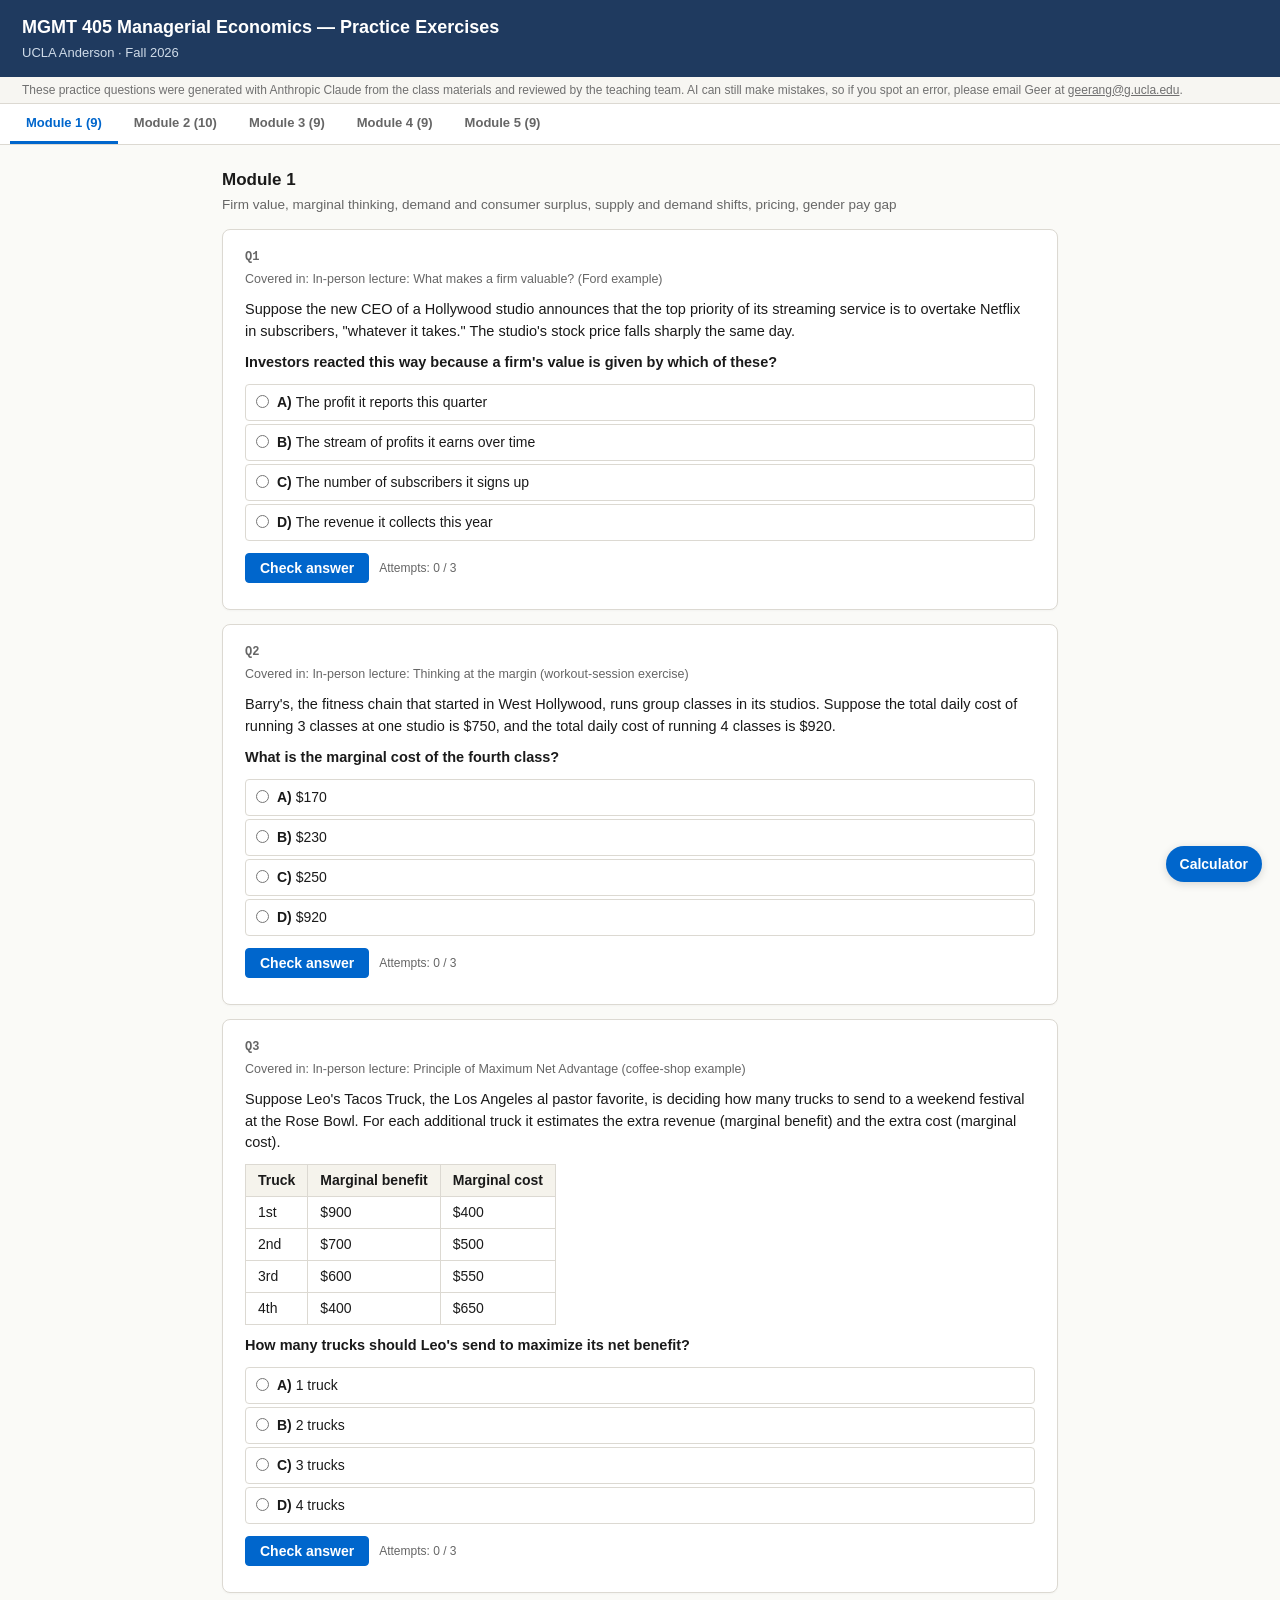
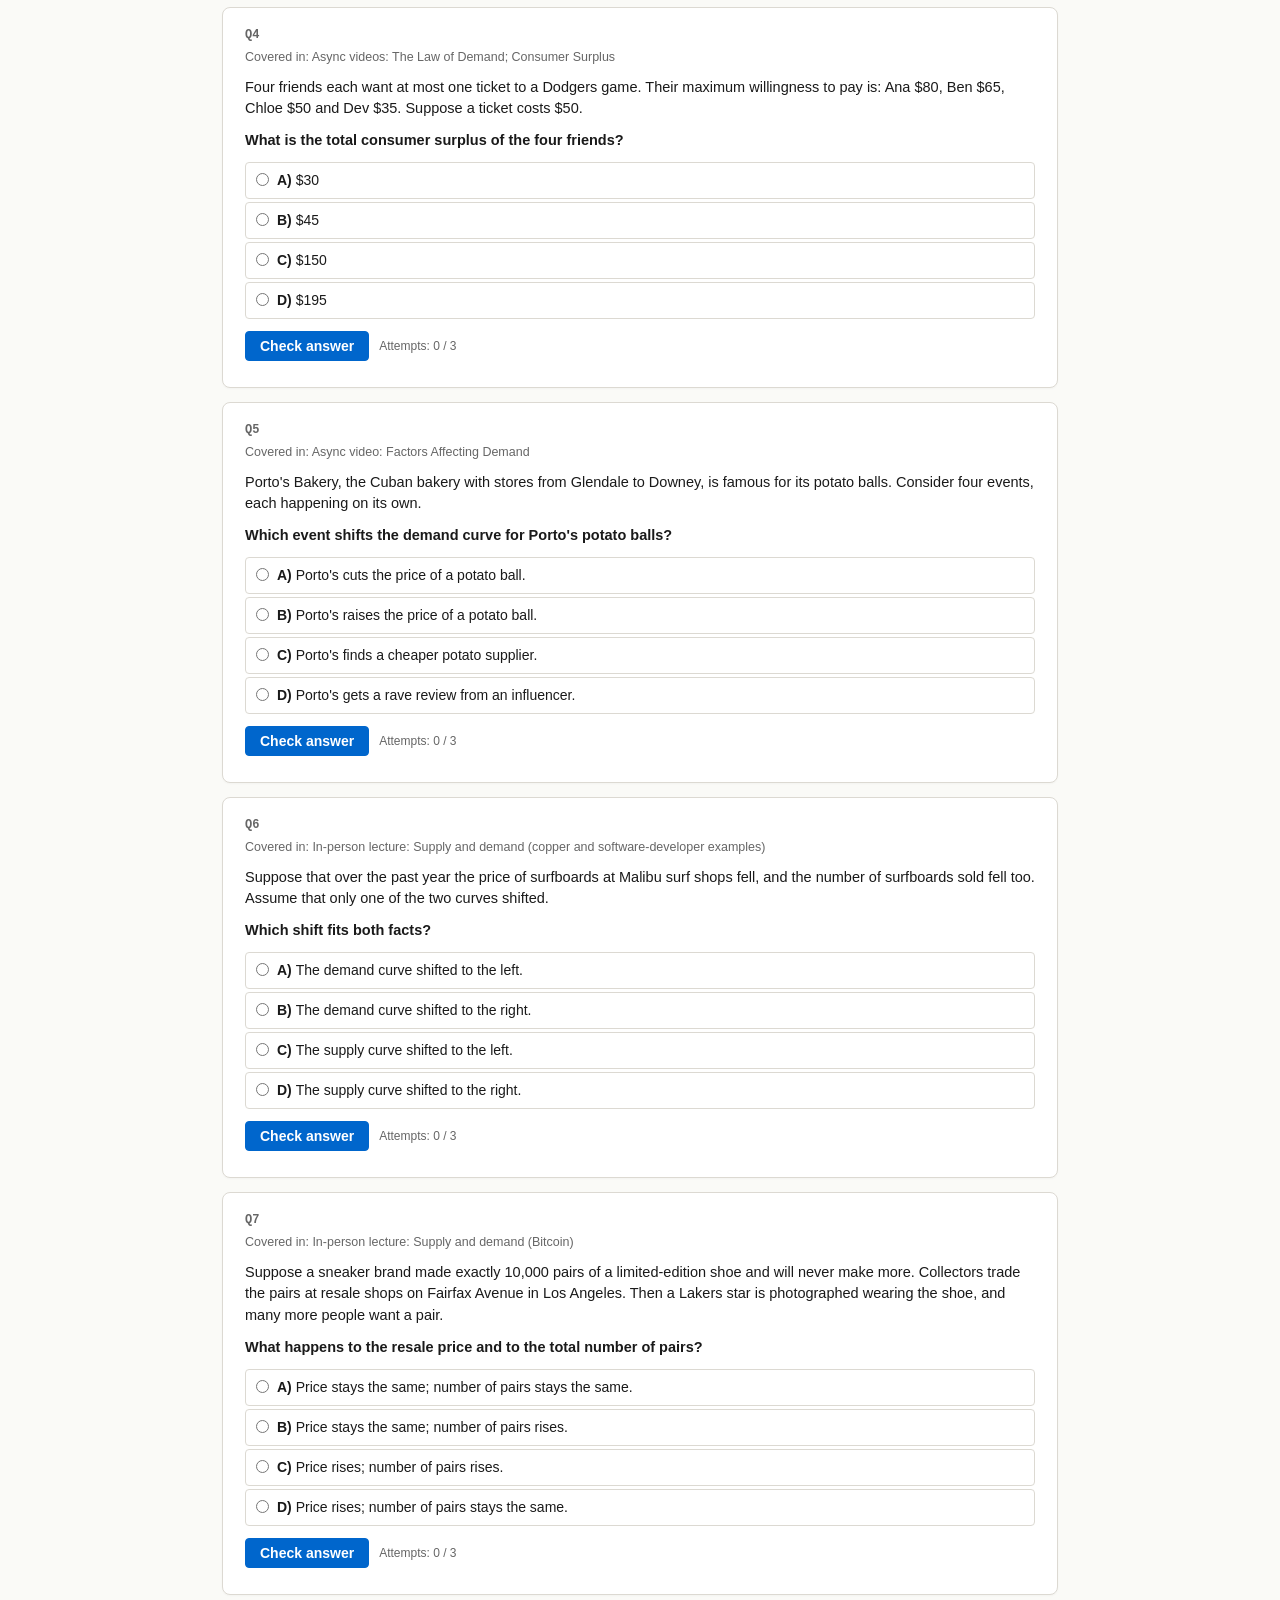
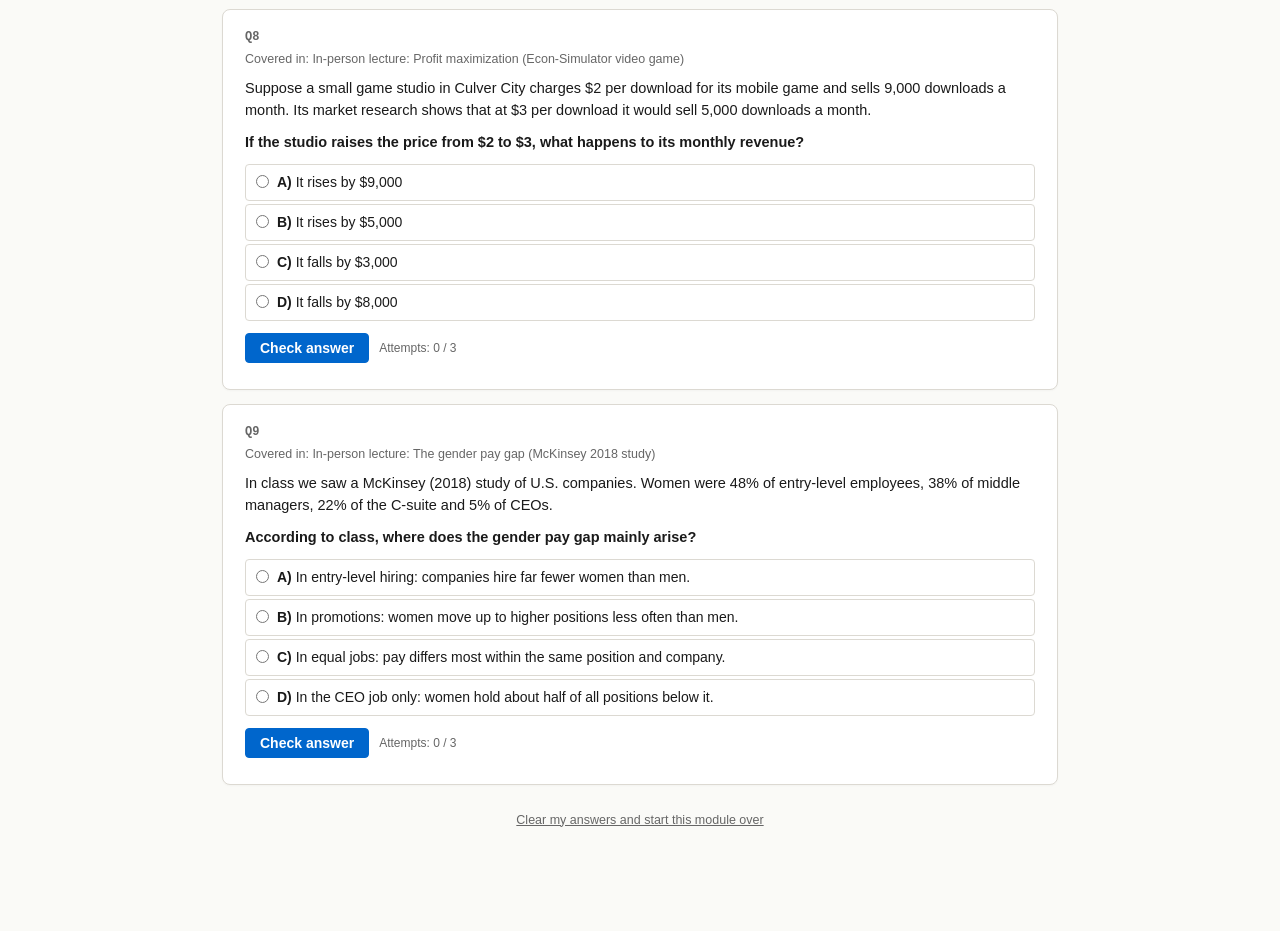
<file: index.html>
<!doctype html>
<html lang="en">
<head>
<meta charset="utf-8">
<meta name="viewport" content="width=device-width, initial-scale=1">
<meta name="robots" content="noindex">
<title>MGMT 405 — Practice Exercises</title>
<link rel="stylesheet" href="assets/style.css">
</head>
<body>

<header>
  <h1>MGMT 405 Managerial Economics — Practice Exercises</h1>
  <div class="sub">UCLA Anderson · Fall 2026</div>
</header>

<!-- AI-generation disclosure: deliberately low-key (Ricardo's template, reworded 2026-11-03; "reviewed by the teaching team" = Geer's full read-through) -->
<p class="disclosure">These practice questions were generated with Anthropic Claude from the class materials and reviewed by the teaching team. AI can still make mistakes, so if you spot an error, please email Geer at <a href="mailto:geerang@g.ucla.edu">geerang@g.ucla.edu</a>.</p>

<!-- Shown only when localStorage is unavailable (private window, blocked embed, ...) -->
<div class="banner" id="storage-banner" hidden>Progress can't be saved in this browser or embed — open the page directly to keep your progress.</div>

<nav class="modnav" id="modnav" aria-label="Modules"></nav>

<main id="main"></main>

<!-- Floating calculator -->
<button class="calc-toggle" id="calctoggle" type="button" aria-controls="calc">Calculator</button>
<div class="calc" id="calc" role="dialog" aria-label="Calculator">
  <div class="display" id="calcdisp">0</div>
  <div class="keys">
    <button type="button" class="fn" data-act="clear">C</button>
    <button type="button" class="fn" data-act="back">⌫</button>
    <button type="button" class="fn" data-key="(">(</button>
    <button type="button" class="fn" data-key=")">)</button>
    <button type="button" class="op" data-key="/">÷</button>
    <button type="button" data-key="7">7</button>
    <button type="button" data-key="8">8</button>
    <button type="button" data-key="9">9</button>
    <button type="button" class="op" data-key="*">×</button>
    <button type="button" class="fn" data-act="sqrt">√</button>
    <button type="button" data-key="4">4</button>
    <button type="button" data-key="5">5</button>
    <button type="button" data-key="6">6</button>
    <button type="button" class="op" data-key="-">−</button>
    <button type="button" class="fn" data-key="**">x^y</button>
    <button type="button" data-key="1">1</button>
    <button type="button" data-key="2">2</button>
    <button type="button" data-key="3">3</button>
    <button type="button" class="op" data-key="+">+</button>
    <button type="button" class="fn" data-key=".">.</button>
    <button type="button" data-key="0">0</button>
    <button type="button" data-key="00">00</button>
    <button type="button" class="eq" data-act="eq">=</button>
  </div>
</div>

<!-- App, then one data file per module (data-module = the module id it registers) -->
<script src="assets/figures.js"></script>
<script src="assets/app.js"></script>
<script src="data/module1.js" data-module="m1"></script>
<script src="data/module2.js" data-module="m2"></script>
<script src="data/module3.js" data-module="m3"></script>
<script src="data/module4.js" data-module="m4"></script>
<script src="data/module5.js" data-module="m5"></script>
</body>
</html>
</file>
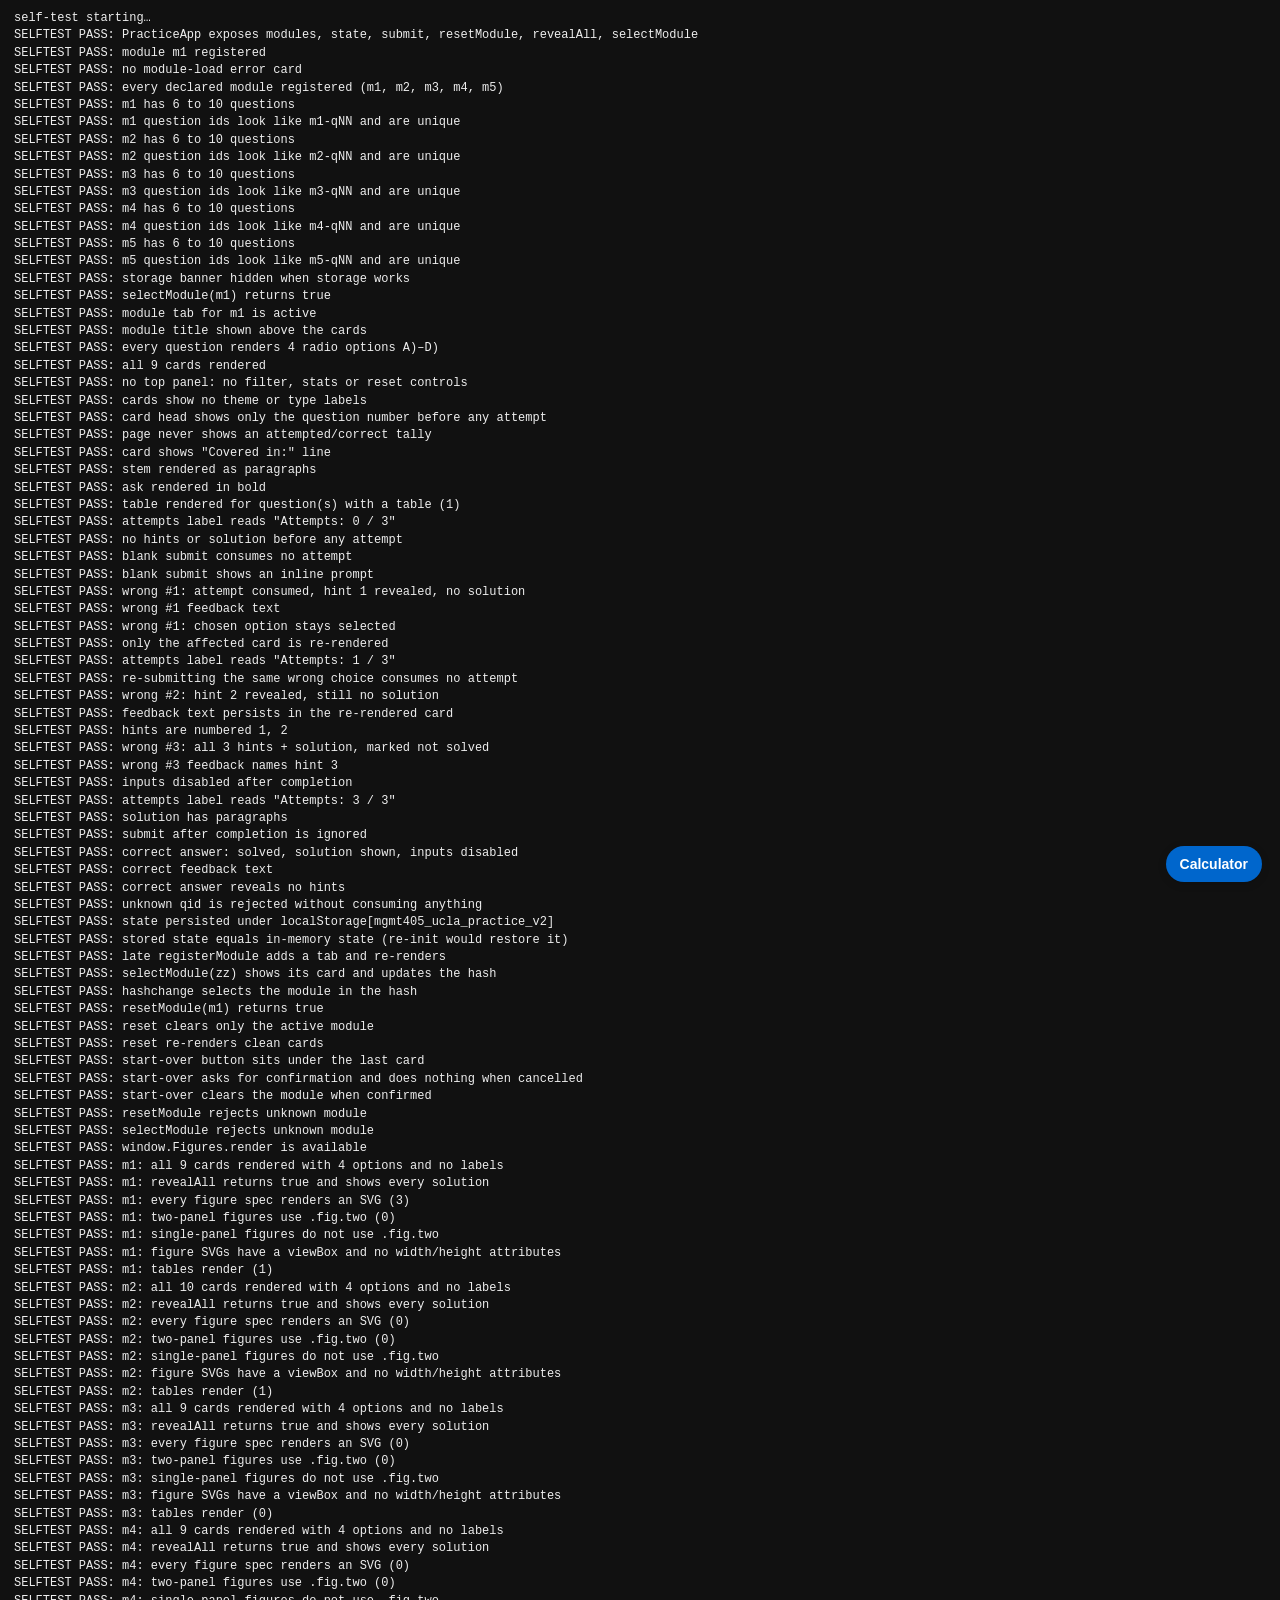
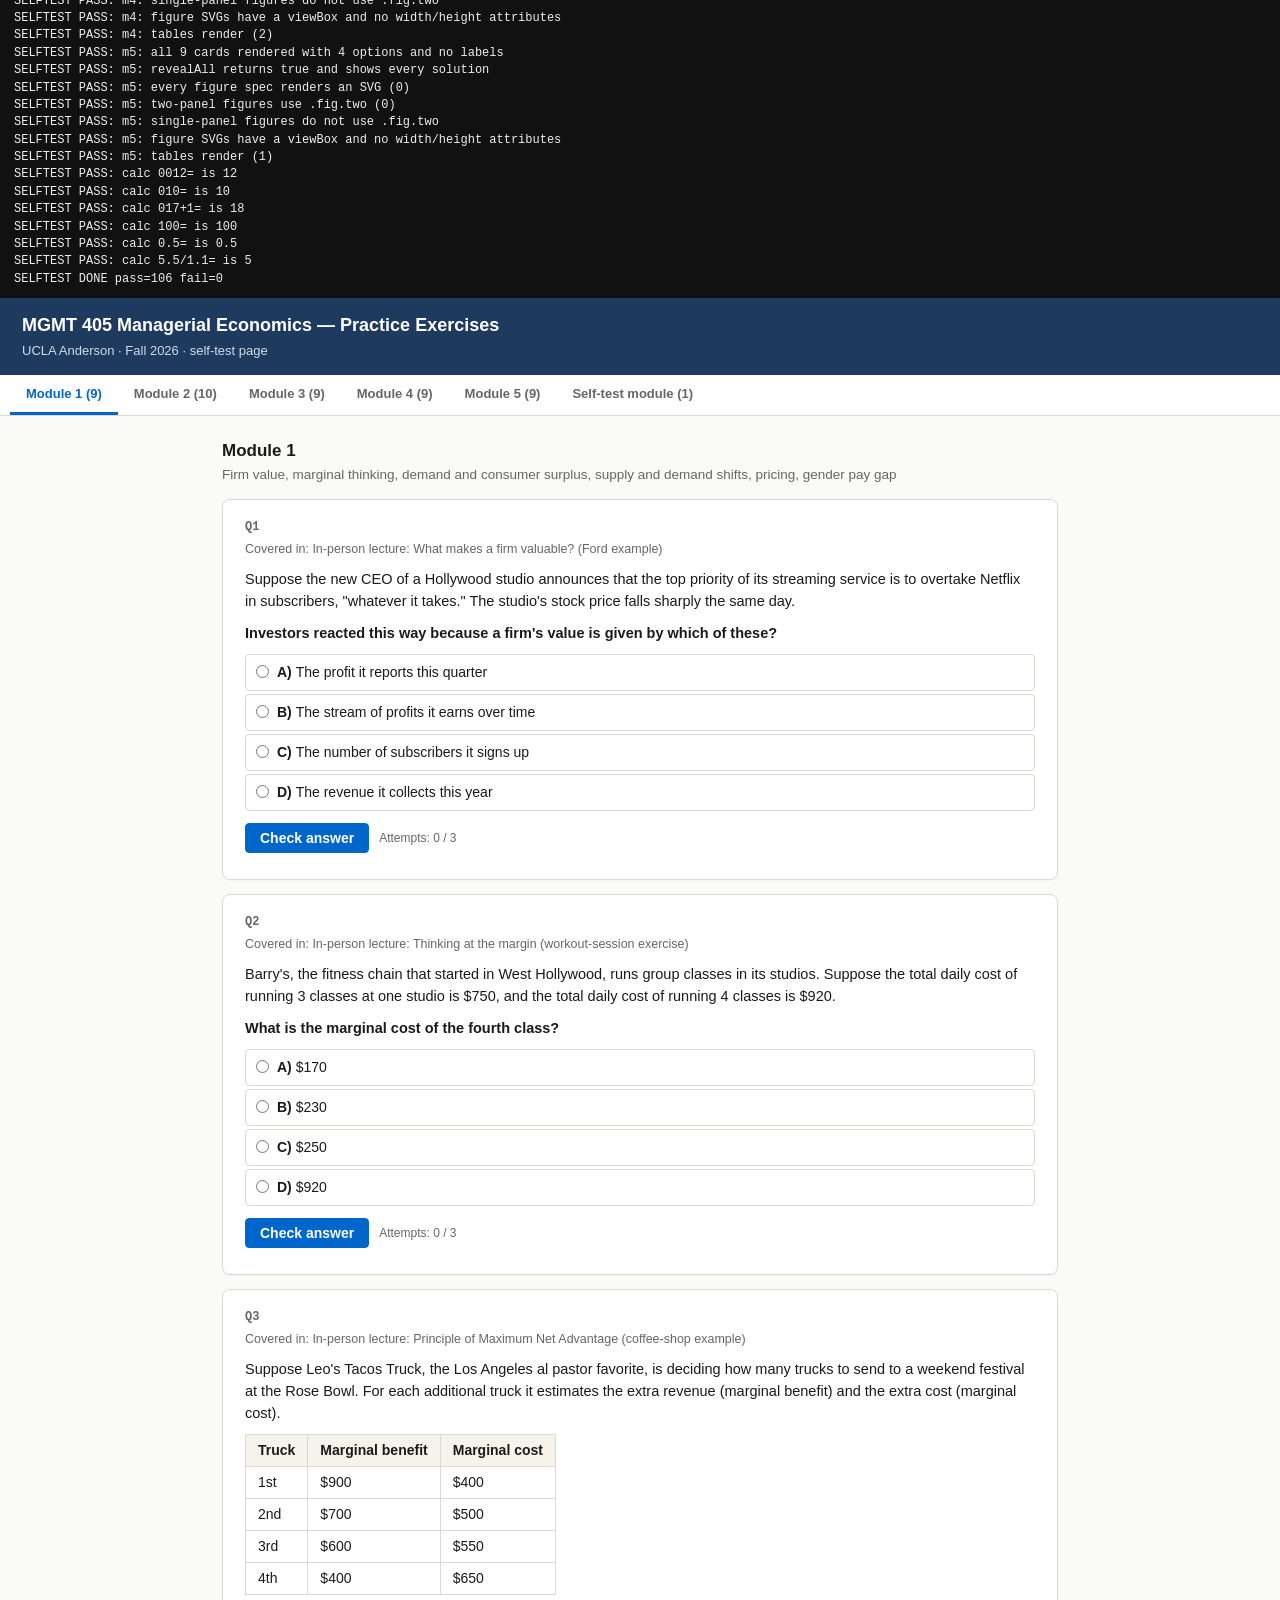
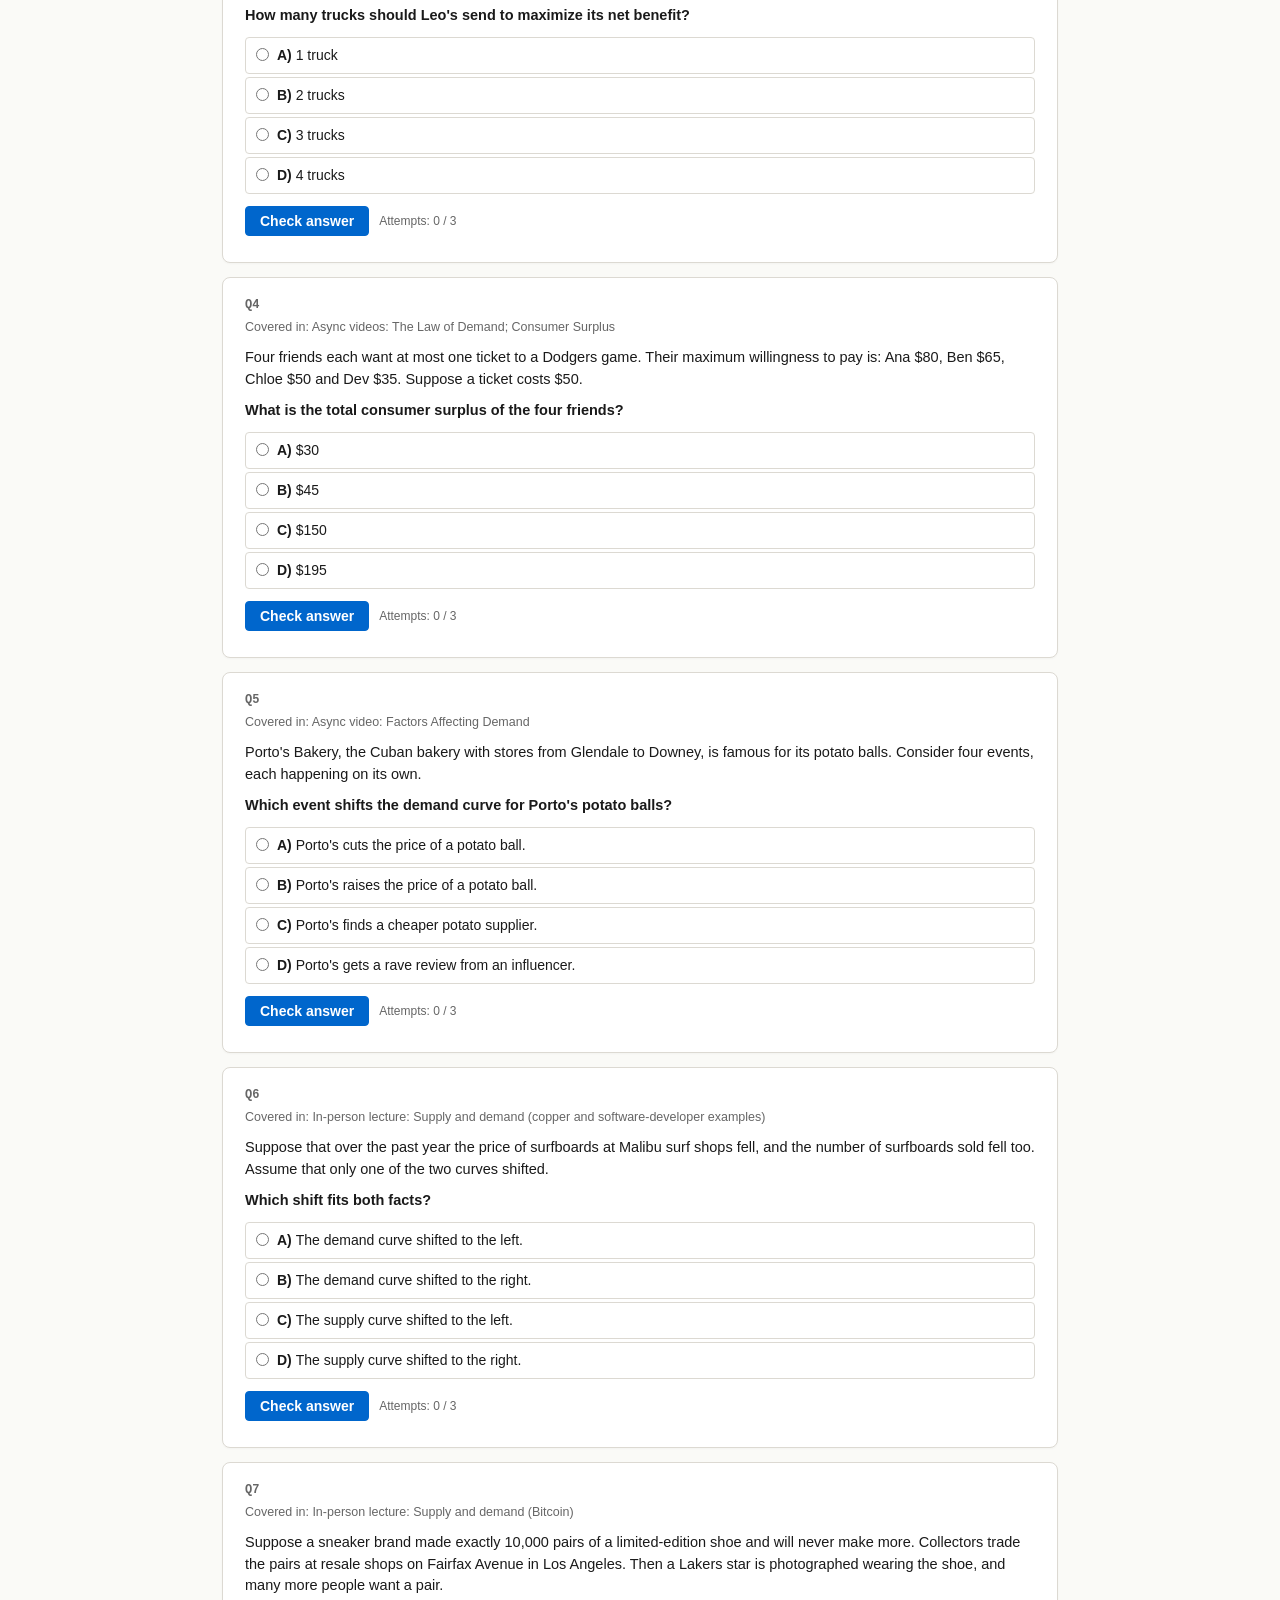
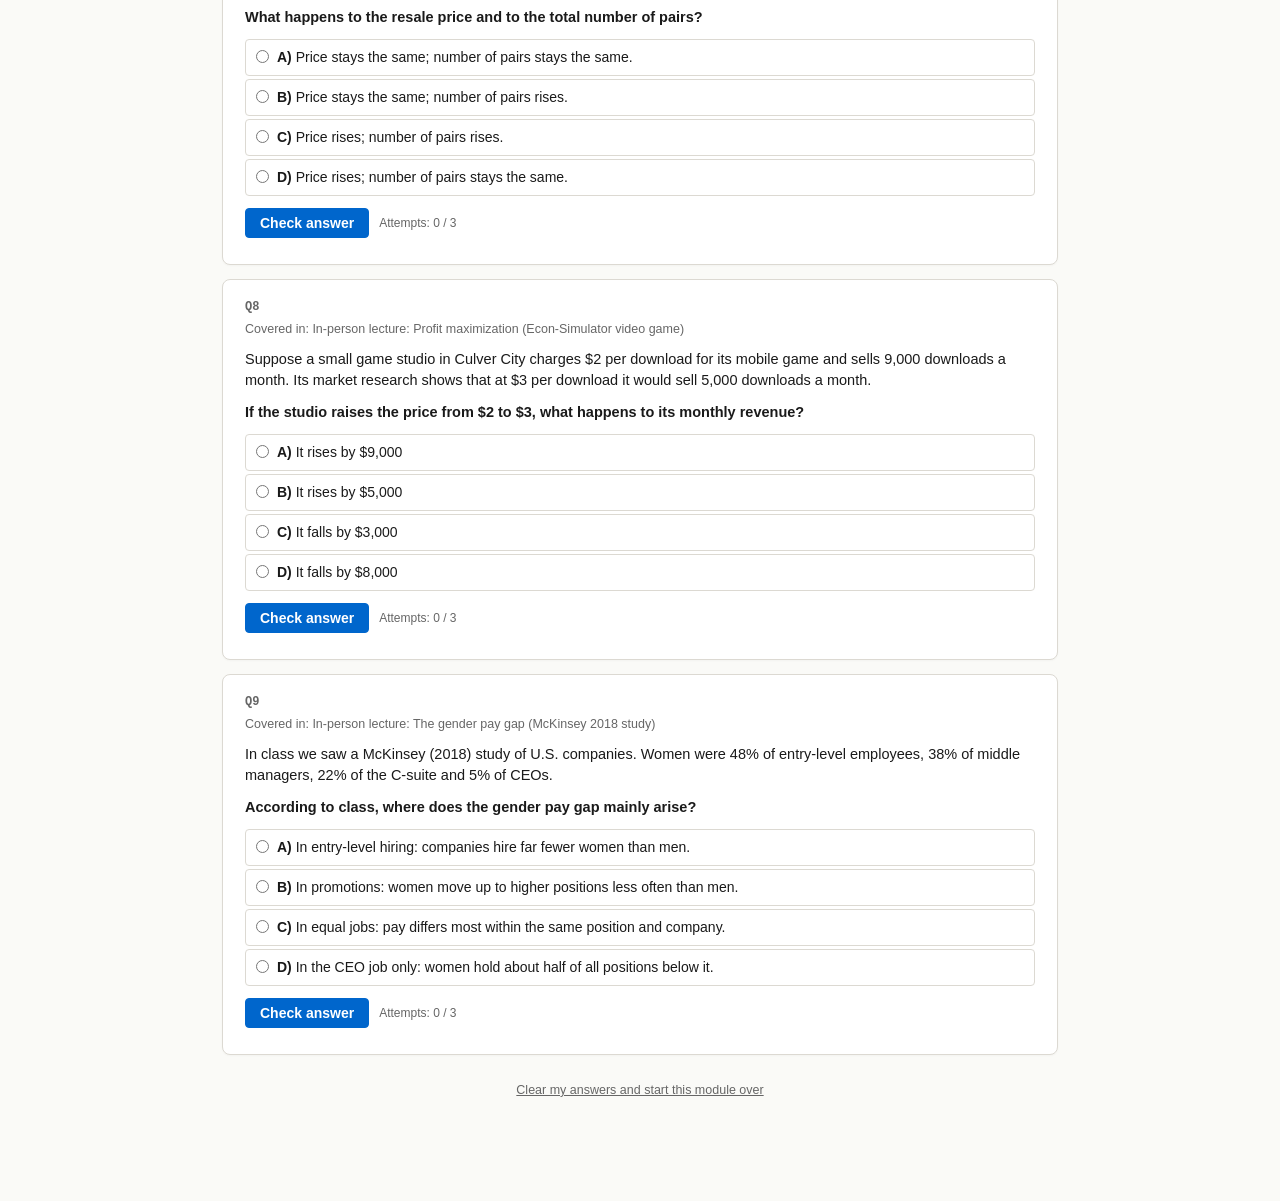
<file: tools/selftest.html>
<!doctype html>
<html lang="en">
<head>
<meta charset="utf-8">
<meta name="viewport" content="width=device-width, initial-scale=1">
<meta name="robots" content="noindex">
<title>MGMT 405 practice — self-test</title>
<link rel="stylesheet" href="../assets/style.css">
<style>
  #selftest { background:#111; color:#eee; font:12px/1.45 ui-monospace,Menlo,Consolas,monospace; padding:10px 14px; margin:0; white-space:pre-wrap; }
</style>
</head>
<body>
<!--
  In-page checks of the practice app, run through window.PracticeApp and the DOM.
  Output: one line per check in <pre id="selftest"> ("… PASS: name" / "… FAIL: name — detail"), then a final
  "… DONE pass=n fail=m" line. The token strings are concatenated in the script below so that grepping a
  --dump-dom of this page matches only real output lines, not the source.
  Flags: ?reveal=1 → skip the checks, just call revealAll() (for screenshots);
         ?reveal=1&module=m3 → same for another module;
         ?nostorage=1 → make window.localStorage throw before the app loads, then check the banner + mechanics.
  The page saves any existing progress before testing and restores it afterwards.
-->
<pre id="selftest">self-test starting…
</pre>

<header>
  <h1>MGMT 405 Managerial Economics — Practice Exercises</h1>
  <div class="sub">UCLA Anderson · Fall 2026 · self-test page</div>
</header>
<div class="banner" id="storage-banner" hidden>Progress can't be saved in this browser or embed — open the page directly to keep your progress.</div>
<nav class="modnav" id="modnav" aria-label="Modules"></nav>
<main id="main"></main>

<script>
// Runs BEFORE the app: snapshot real progress so it can be restored, and honour ?nostorage=1.
(function () {
  var KEY = 'mgmt405_ucla_practice_v2';
  var params = new URLSearchParams(location.search);
  window.__selftest = { key: KEY, params: params, snapshot: null, hadStorage: false };
  try { window.__selftest.snapshot = window.localStorage.getItem(KEY); window.__selftest.hadStorage = true; } catch (_) {}
  if (params.get('nostorage') === '1') {
    Object.defineProperty(window, 'localStorage', {
      configurable: true,
      get: function () { throw new Error('localStorage blocked by selftest'); }
    });
  }
})();
</script>
<button class="calc-toggle" id="calctoggle" type="button" aria-controls="calc">Calculator</button>
<div class="calc" id="calc" role="dialog" aria-label="Calculator">
  <div class="display" id="calcdisp">0</div>
  <div class="keys">
    <button type="button" class="fn" data-act="clear">C</button>
    <button type="button" class="fn" data-act="back">⌫</button>
    <button type="button" class="fn" data-key="(">(</button>
    <button type="button" class="fn" data-key=")">)</button>
    <button type="button" class="op" data-key="/">÷</button>
    <button type="button" data-key="7">7</button>
    <button type="button" data-key="8">8</button>
    <button type="button" data-key="9">9</button>
    <button type="button" class="op" data-key="*">×</button>
    <button type="button" class="fn" data-act="sqrt">√</button>
    <button type="button" data-key="4">4</button>
    <button type="button" data-key="5">5</button>
    <button type="button" data-key="6">6</button>
    <button type="button" class="op" data-key="-">−</button>
    <button type="button" class="fn" data-key="**">x^y</button>
    <button type="button" data-key="1">1</button>
    <button type="button" data-key="2">2</button>
    <button type="button" data-key="3">3</button>
    <button type="button" class="op" data-key="+">+</button>
    <button type="button" class="fn" data-key=".">.</button>
    <button type="button" data-key="0">0</button>
    <button type="button" data-key="00">00</button>
    <button type="button" class="eq" data-act="eq">=</button>
  </div>
</div>
<script src="../assets/figures.js"></script>
<script src="../assets/app.js"></script>
<script src="../data/module1.js" data-module="m1"></script>
<script src="../data/module2.js" data-module="m2"></script>
<script src="../data/module3.js" data-module="m3"></script>
<script src="../data/module4.js" data-module="m4"></script>
<script src="../data/module5.js" data-module="m5"></script>

<script>
(function () {
  var out = document.getElementById('selftest');
  var T = window.__selftest;
  var params = T.params;
  var nostorage = params.get('nostorage') === '1';
  var pass = 0, fail = 0;
  var TAG = 'SELF' + 'TEST';   // concatenated so the source never contains the output tokens

  function log(line) { out.textContent += line + '\n'; }
  function check(name, cond, detail) {
    if (cond) { pass++; log(TAG + ' PASS: ' + name); }
    else { fail++; log(TAG + ' FAIL: ' + name + (detail ? ' — ' + detail : '')); }
  }
  function $(sel, root) { return (root || document).querySelector(sel); }
  function $$(sel, root) { return Array.prototype.slice.call((root || document).querySelectorAll(sel)); }
  function card(qid) { return $('.q[data-qid="' + qid + '"]'); }
  function text(node) { return node ? node.textContent.replace(/\s+/g, ' ').trim() : ''; }
  function wrongIndex(q) { return (q.correct_index + 1) % q.choices.length; }

  function restoreStorage() {
    if (nostorage || !T.hadStorage) return;
    try {
      if (T.snapshot === null) window.localStorage.removeItem(T.key);
      else window.localStorage.setItem(T.key, T.snapshot);
    } catch (_) {}
  }
  function finish() {
    restoreStorage();
    log(TAG + ' DONE pass=' + pass + ' fail=' + fail);
    document.title = (fail ? 'FAIL — ' : 'PASS — ') + document.title;
  }

  function run() {
    var App = window.PracticeApp;
    var api = ['modules', 'state', 'submit', 'resetModule', 'revealAll', 'selectModule'];
    check('PracticeApp exposes ' + api.join(', '), !!App && api.every(function (k) { return typeof App[k] === 'function'; }));
    if (!App) return;

    var mods = App.modules();
    var m1 = null;
    mods.forEach(function (m) { if (m.id === 'm1') m1 = m; });
    check('module m1 registered', !!m1, 'registered: ' + mods.map(function (m) { return m.id; }).join(','));
    check('no module-load error card', !$('.module-error'), text($('.module-error')));
    if (!m1) return;
    var N = m1.questions.length;

    // ?reveal=1 → screenshots mode
    if (params.get('reveal') === '1') {
      var want = params.get('module') || 'm1', shown = null;
      mods.forEach(function (m) { if (m.id === want) shown = m; });
      check('module ' + want + ' is registered', !!shown);
      if (!shown) return;
      App.selectModule(want); App.revealAll();
      check('revealAll shows every solution', $$('.q[data-qid] .solution').length === shown.questions.length);
      return;
    }

    // Every module declared by a <script data-module> tag registered, with 6–10 questions and well-formed ids
    var declared = $$('script[data-module]').map(function (sc) { return sc.getAttribute('data-module'); });
    check('every declared module registered (' + declared.join(', ') + ')', declared.every(function (id) { return mods.some(function (m) { return m.id === id; }); }),
      'registered: ' + mods.map(function (m) { return m.id; }).join(','));
    mods.forEach(function (m) {
      var n = m.questions.length;
      check(m.id + ' has 6 to 10 questions', n >= 6 && n <= 10, 'got ' + n);
      check(m.id + ' question ids look like ' + m.id + '-qNN and are unique', m.questions.every(function (q, i) {
        return new RegExp('^' + m.id + '-q\\d{2}$').test(q.id) && m.questions.findIndex(function (o) { return o.id === q.id; }) === i;
      }));
    });

    // Storage probe / banner
    var banner = $('#storage-banner');
    if (nostorage) {
      var threw = false; try { void window.localStorage; } catch (_) { threw = true; }
      check('localStorage access throws under ?nostorage=1', threw);
      check('storage banner shown when storage is blocked', !!banner && !banner.hidden && /Progress can't be saved/.test(text(banner)));
    } else {
      check('storage banner hidden when storage works', !!banner && banner.hidden);
    }

    // Clean start
    check('selectModule(m1) returns true', App.selectModule('m1') === true);
    App.resetModule('m1');
    var activeTab = $('#modnav button.active');
    check('module tab for m1 is active', !!activeTab && activeTab.dataset.mid === 'm1');
    check('module title shown above the cards', text($('.modtitle h2')) === String(m1.title));

    // Every question rendered with 4 radio options labelled A)–D)
    var badOpts = m1.questions.filter(function (q) {
      var c = card(q.id); if (!c) return true;
      var radios = $$('.choices input[type="radio"]', c), labels = $$('.choices label', c);
      if (radios.length !== 4 || labels.length !== 4) return true;
      return !['A)', 'B)', 'C)', 'D)'].every(function (L, i) { return text(labels[i]).indexOf(L) === 0; });
    });
    check('every question renders 4 radio options A)–D)', badOpts.length === 0, 'bad: ' + badOpts.map(function (q) { return q.id; }).join(','));
    check('all ' + N + ' cards rendered', $$('.q[data-qid]').length === N, 'got ' + $$('.q[data-qid]').length);

    var q1 = m1.questions[0], q2 = m1.questions[1], q3 = m1.questions[2];
    var c1 = card(q1.id);
    check('no top panel: no filter, stats or reset controls', !$('.controls') && !$('#typefilter') && !$('#progress') && !$('#correct') && !$('.stats'));
    check('cards show no theme or type labels', $$('.qtag').length === 0 && $$('.qkind').length === 0 &&
      m1.questions.every(function (q) { return text($('.qhead', card(q.id))).indexOf(String(q.theme)) < 0; }));
    check('card head shows only the question number before any attempt', text($('.qhead', c1)) === 'Q1', text($('.qhead', c1)));
    check('page never shows an attempted/correct tally', !/\battempted\b/.test(text($('#main'))) && !/\battempted\b/.test(text($('#modnav'))));
    check('card shows "Covered in:" line', text($('.qsource', c1)) === 'Covered in: ' + q1.source);
    check('stem rendered as paragraphs', $$('.qstem p', c1).length === String(q1.stem).split('\n').filter(function (p) { return p.trim(); }).length);
    check('ask rendered in bold', !!$('.qask', c1) && text($('.qask', c1)) === String(q1.ask));
    var withTable = m1.questions.filter(function (q) { return q.table; });
    check('table rendered for question(s) with a table (' + withTable.length + ')', withTable.every(function (q) {
      var tb = $('.qtable', card(q.id)); return tb && $$('tbody tr', tb).length === q.table.rows.length && $$('th', tb).length === q.table.headers.length;
    }));
    check('attempts label reads "Attempts: 0 / 3"', text($('.attempts', c1)) === 'Attempts: 0 / 3', text($('.attempts', c1)));
    check('no hints or solution before any attempt', $$('.hint', c1).length === 0 && !$('.solution', c1));

    // Blank submit: no attempt consumed, inline prompt
    var r = App.submit(q1.id, null);
    var s = App.state()[q1.id];
    check('blank submit consumes no attempt', r && r.consumed === false && r.status === 'blank' && (!s || s.attempts === 0), JSON.stringify(r));
    check('blank submit shows an inline prompt', !!$('.prompt', card(q1.id)));

    // Wrong ×3 → hints 1/2/3, solution only after the 3rd
    var wrongs = q1.choices.map(function (_, i) { return i; }).filter(function (i) { return i !== q1.correct_index; });
    var w = wrongs[0], w2 = wrongs[1], w3 = wrongs[2];   // three distinct wrong answers (every question has 4 choices)
    var keep3 = card(q3.id);
    r = App.submit(q1.id, w); s = App.state()[q1.id];
    check('wrong #1: attempt consumed, hint 1 revealed, no solution', r.consumed === true && r.status === 'wrong' && r.ok === false &&
      s.attempts === 1 && s.hints_shown === 1 && $$('.hint', card(q1.id)).length === 1 && !$('.solution', card(q1.id)), JSON.stringify(r) + ' ' + JSON.stringify(s));
    check('wrong #1 feedback text', /^✗ Not quite — Hint 1 revealed below\./.test(text($('.feedback', card(q1.id)))), text($('.feedback', card(q1.id))));
    check('wrong #1: chosen option stays selected', (function () { var c = $('.choices input:checked', card(q1.id)); return c && +c.value === w; })());
    check('only the affected card is re-rendered', card(q3.id) === keep3);
    check('attempts label reads "Attempts: 1 / 3"', text($('.attempts', card(q1.id))) === 'Attempts: 1 / 3');

    r = App.submit(q1.id, w); s = App.state()[q1.id];
    check('re-submitting the same wrong choice consumes no attempt', r.consumed === false && r.status === 'repeat' && s.attempts === 1 &&
      s.hints_shown === 1 && $$('.hint', card(q1.id)).length === 1 && !!$('.prompt', card(q1.id)), JSON.stringify(r) + ' ' + JSON.stringify(s));

    r = App.submit(q1.id, w2); s = App.state()[q1.id];
    check('wrong #2: hint 2 revealed, still no solution', r.status === 'wrong' && s.attempts === 2 && s.hints_shown === 2 &&
      $$('.hint', card(q1.id)).length === 2 && !$('.solution', card(q1.id)));
    check('feedback text persists in the re-rendered card', /Hint 2 revealed below/.test(text($('.feedback', card(q1.id)))));
    check('hints are numbered 1, 2', text($$('.hint', card(q1.id))[0]).indexOf('Hint 1:') === 0 && text($$('.hint', card(q1.id))[1]).indexOf('Hint 2:') === 0);

    r = App.submit(q1.id, w3); s = App.state()[q1.id];
    check('wrong #3: all 3 hints + solution, marked not solved', r.status === 'failed' && r.consumed === true && s.completed === true && s.correct === false &&
      s.hints_shown === 3 && $$('.hint', card(q1.id)).length === 3 && !!$('.solution', card(q1.id)) && card(q1.id).classList.contains('failed'));
    check('wrong #3 feedback names hint 3', /^✗ Not quite — Hint 3 revealed below\./.test(text($('.feedback', card(q1.id)))));
    check('inputs disabled after completion', $$('input[type="radio"]', card(q1.id)).every(function (i) { return i.disabled; }) && $('button[data-action="submit"]', card(q1.id)).disabled);
    check('attempts label reads "Attempts: 3 / 3"', text($('.attempts', card(q1.id))) === 'Attempts: 3 / 3');
    check('solution has paragraphs', $$('.solution p', card(q1.id)).length === q1.solution.length);
    r = App.submit(q1.id, q1.correct_index);
    check('submit after completion is ignored', r.consumed === false && r.status === 'completed' && App.state()[q1.id].attempts === 3);

    // Correct answer
    r = App.submit(q2.id, q2.correct_index); s = App.state()[q2.id];
    check('correct answer: solved, solution shown, inputs disabled', r.ok === true && r.status === 'correct' && r.consumed === true &&
      s.completed && s.correct && s.attempts === 1 && !!$('.solution', card(q2.id)) && card(q2.id).classList.contains('correct') &&
      $$('input[type="radio"]', card(q2.id)).every(function (i) { return i.disabled; }));
    check('correct feedback text', /^✓ Correct!/.test(text($('.feedback', card(q2.id)))), text($('.feedback', card(q2.id))));
    check('correct answer reveals no hints', $$('.hint', card(q2.id)).length === 0);

    // Unknown question id
    r = App.submit('nope-q99', 0);
    check('unknown qid is rejected without consuming anything', r.consumed === false && r.status === 'unknown');

    // Persistence: what a re-init would read back from storage must equal the in-memory state
    if (nostorage) {
      check('mechanics work in memory when storage is blocked', App.state()[q1.id].attempts === 3 && App.state()[q2.id].correct === true);
    } else {
      var stored = null;
      try { stored = JSON.parse(window.localStorage.getItem(T.key)); } catch (_) {}
      check('state persisted under localStorage[mgmt405_ucla_practice_v2]', !!stored && stored[q1.id] && stored[q1.id].attempts === 3 && stored[q1.id].hints_shown === 3 &&
        stored[q2.id] && stored[q2.id].correct === true && stored[q2.id].feedback && stored[q2.id].feedback.text === '✓ Correct!');
      check('stored state equals in-memory state (re-init would restore it)', JSON.stringify(stored) === JSON.stringify(App.state()));
    }

    // Late registration of a second module; reset clears only the active module
    var tabsBefore = $$('#modnav button').length;
    window.registerModule({ id: 'zz', title: 'Self-test module', subtitle: 'temporary', questions: [{
      id: 'zz-q01', theme: 'Test', source: 'nowhere', kind: 'numeric', stem: 'Stem.', ask: 'Ask?',
      choices: ['1', '2', '3', '4'], correct_index: 0, hints: ['h1', 'h2', 'h3'], solution: ['Sol.']
    }] });
    check('late registerModule adds a tab and re-renders', $$('#modnav button').length === tabsBefore + 1);
    check('selectModule(zz) shows its card and updates the hash', App.selectModule('zz') === true && !!card('zz-q01') && location.hash === '#zz');
    App.submit('zz-q01', 1);
    check('hashchange selects the module in the hash', (function () {
      location.hash = '#m1'; window.dispatchEvent(new HashChangeEvent('hashchange'));
      var t = $('#modnav button.active'); return t && t.dataset.mid === 'm1' && !!card(q1.id);
    })());
    check('resetModule(m1) returns true', App.resetModule('m1') === true);
    var st = App.state();
    check('reset clears only the active module', !st[q1.id] && !st[q2.id] && st['zz-q01'] && st['zz-q01'].attempts === 1, JSON.stringify(st));
    check('reset re-renders clean cards', $$('.q.done').length === 0 && $$('.hint').length === 0 && $$('.solution').length === 0);
    // The quiet "start over" button under the last question clears the module after a confirm()
    App.submit(q2.id, q2.correct_index);
    var again = $('#main .modfoot button[data-action="reset"]');
    check('start-over button sits under the last card', !!again && !!again.closest('.modfoot') && !again.closest('.q') &&
      $('#main').lastElementChild === again.closest('.modfoot'));
    var realConfirm = window.confirm, asked = 0;
    window.confirm = function () { asked++; return false; };
    if (again) again.click();
    check('start-over asks for confirmation and does nothing when cancelled', asked === 1 && !!App.state()[q2.id]);
    window.confirm = function () { asked++; return true; };
    again = $('#main .modfoot button[data-action="reset"]');
    if (again) again.click();
    window.confirm = realConfirm;
    check('start-over clears the module when confirmed', asked === 2 && !App.state()[q2.id] && $$('.q.done').length === 0);
    check('resetModule rejects unknown module', App.resetModule('nope') === false);
    check('selectModule rejects unknown module', App.selectModule('nope') === false);

    // revealAll + figures, module by module
    check('window.Figures.render is available', !!(window.Figures && typeof window.Figures.render === 'function'));
    mods.filter(function (m) { return m.id !== 'zz'; }).forEach(function (m) {
      App.selectModule(m.id);
      var n = m.questions.length;
      check(m.id + ': all ' + n + ' cards rendered with 4 options and no labels', $$('.q[data-qid]').length === n && $$('.qtag, .qkind').length === 0 &&
        m.questions.every(function (q) { return $$('.choices input[type="radio"]', card(q.id)).length === 4; }));
      check(m.id + ': revealAll returns true and shows every solution', App.revealAll() === true && $$('.q[data-qid] .solution').length === n, 'got ' + $$('.q[data-qid] .solution').length);
      var figQs = m.questions.filter(function (q) { return q.figure; });
      var noFig = figQs.filter(function (q) { return !$('.solution .fig svg', card(q.id)); });
      check(m.id + ': every figure spec renders an SVG (' + figQs.length + ')', noFig.length === 0, 'missing: ' + noFig.map(function (q) { return q.id; }).join(','));
      var twoPanel = figQs.filter(function (q) { return q.figure.panels && q.figure.panels.length === 2; });
      check(m.id + ': two-panel figures use .fig.two (' + twoPanel.length + ')', twoPanel.every(function (q) { return !!$('.fig.two svg', card(q.id)); }));
      check(m.id + ': single-panel figures do not use .fig.two', figQs.filter(function (q) { return !(q.figure.panels && q.figure.panels.length === 2); })
        .every(function (q) { return !$('.fig.two', card(q.id)); }));
      check(m.id + ': figure SVGs have a viewBox and no width/height attributes', $$('.fig svg').every(function (svg) {
        return svg.hasAttribute('viewBox') && !svg.hasAttribute('width') && !svg.hasAttribute('height');
      }));
      var withT = m.questions.filter(function (q) { return q.table; });
      check(m.id + ': tables render (' + withT.length + ')', withT.every(function (q) {
        var tb = $('.qtable', card(q.id)); return tb && $$('tbody tr', tb).length === q.table.rows.length && $$('th', tb).length === q.table.headers.length;
      }));
      App.resetModule(m.id);
    });
    App.selectModule('m1');

    // Calculator: leading zeros are decimal, never legacy octal
    function press(sel) { $('.calc .keys button' + sel).click(); }
    function calc(seq) { press('[data-act="clear"]'); seq.forEach(function (k) { press(k === '=' ? '[data-act="eq"]' : '[data-key="' + k + '"]'); }); return text($('#calcdisp')); }
    check('calc 0012= is 12', calc(['00', '1', '2', '=']) === '12', 'got ' + calc(['00', '1', '2', '=']));
    check('calc 010= is 10', calc(['0', '1', '0', '=']) === '10', 'got ' + calc(['0', '1', '0', '=']));
    check('calc 017+1= is 18', calc(['0', '1', '7', '+', '1', '=']) === '18', 'got ' + calc(['0', '1', '7', '+', '1', '=']));
    check('calc 100= is 100', calc(['1', '00', '=']) === '100');
    check('calc 0.5= is 0.5', calc(['0', '.', '5', '=']) === '0.5');
    check('calc 5.5/1.1= is 5', calc(['5', '.', '5', '/', '1', '.', '1', '=']) === '5');
    press('[data-act="clear"]');

    // Tidy up (storage itself is restored in finish())
    mods.forEach(function (m) { App.resetModule(m.id); }); App.resetModule('zz');
  }

  window.addEventListener('load', function () {
    try { run(); }
    catch (e) { check('self-test ran without throwing', false, String(e && e.stack || e)); }
    finally { finish(); }
  });
})();
</script>
</body>
</html>
</file>
<file: assets/style.css>
/* MGMT 405 practice exercises — styles (ported from the original single-file page). */
:root {
  --bg:#fafaf7; --fg:#1a1a1a; --muted:#666; --line:#dcd9d2; --card:#fff;
  --accent:#0066cc; --accent-soft:#e6f0fa; --good:#2a8a3e; --good-soft:#e7f5ea;
  --warn:#b85c00; --warn-soft:#fff7ea; --bad:#b03030; --bad-soft:#fdecec;
  --fig-demand:#0066cc; --fig-supply:#b85c00;   /* read by assets/figures.js */
}
* { box-sizing:border-box; }
html { -webkit-text-size-adjust:100%; }
body { margin:0; font-family:-apple-system,Segoe UI,Roboto,Helvetica,Arial,sans-serif; background:var(--bg); color:var(--fg); line-height:1.5; }

/* Header */
header { background:#1f3a5f; color:#fff; padding:14px 22px; }
header h1 { margin:0; font-size:18px; font-weight:600; }
header .sub { color:#cfdbe8; font-size:13px; margin-top:2px; }

/* AI disclosure under the header: quiet, gray, small */
.disclosure { margin:0; background:#f7f6f2; color:#707070; font-size:12px; line-height:1.4; padding:5px 22px; border-bottom:1px solid var(--line); }
.disclosure a { color:inherit; text-decoration:underline; }

/* Muted banner (storage unavailable) */
.banner { background:#f0ede5; color:var(--muted); font-size:13px; padding:8px 22px; border-bottom:1px solid var(--line); text-align:center; }
.banner[hidden] { display:none; }

/* Module tabs */
.modnav { background:#fff; border-bottom:1px solid var(--line); padding:0 10px; display:flex; overflow-x:auto; }
.modnav button { background:none; border:none; padding:11px 16px; font-size:13px; font-weight:600; color:var(--muted); cursor:pointer; border-bottom:3px solid transparent; white-space:nowrap; font-family:inherit; }
.modnav button:hover { color:var(--fg); background:#f5f3ec; }
.modnav button.active { color:var(--accent); border-bottom-color:var(--accent); }

/* Main column */
main { max-width:880px; margin:0 auto; padding:18px 22px 100px; }
.muted { color:var(--muted); }
.modtitle { margin:4px 0 14px; }
.modtitle h2 { margin:0; font-size:17px; font-weight:600; }
.modtitle .modsub { margin:2px 0 0; color:var(--muted); font-size:13.5px; }

/* Question card */
.q { background:var(--card); border:1px solid var(--line); border-radius:8px; padding:18px 22px; margin-bottom:14px; box-shadow:0 1px 2px rgba(0,0,0,0.03); }
.q.done.correct  { border-left:4px solid var(--good); }
.q.done.failed   { border-left:4px solid var(--bad); }
.q.done.revealed { border-left:4px solid #888; }
.q.module-error { border-left:4px solid var(--bad); background:var(--bad-soft); color:var(--bad); }
.q.module-error .detail { color:var(--fg); font-size:13px; margin-top:6px; }
.qhead { display:flex; align-items:center; gap:10px; flex-wrap:wrap; margin-bottom:4px; }
.qnum { font-family:ui-monospace,Menlo,Consolas,monospace; color:var(--muted); font-size:12px; font-weight:600; }
.qstatus { margin-left:auto; font-size:12px; font-weight:600; }
.qstatus.correct  { color:var(--good); }
.qstatus.failed   { color:var(--bad); }
.qstatus.revealed { color:var(--muted); }
.qsource { color:var(--muted); font-size:12.5px; margin-bottom:6px; }
.qstem { font-size:14.5px; margin:10px 0; }
.qstem p { margin:0 0 8px; }
.qstem p:last-child { margin-bottom:0; }
.qtable { border-collapse:collapse; margin:10px 0; font-size:14px; }
.qtable th, .qtable td { border:1px solid var(--line); padding:5px 12px; text-align:left; }
.qtable th { background:#f5f3ec; font-weight:600; }
.qask { font-size:14.5px; font-weight:600; margin:10px 0; }

/* Quiet "start over" link under the last question */
.modfoot { text-align:center; margin:22px 0 0; }
.startover { background:none; border:none; padding:4px 6px; color:var(--muted); font-size:12.5px; text-decoration:underline; cursor:pointer; font-family:inherit; }
.startover:hover { color:var(--fg); }

/* Options */
.choices label { display:block; padding:7px 10px; margin:3px 0; cursor:pointer; border:1px solid var(--line); border-radius:4px; background:#fff; font-size:14px; }
.choices label:hover { background:#f5f3ec; }
.choices label.selected { background:var(--accent-soft); border-color:var(--accent); }
.choices label.answer { background:var(--good-soft); border-color:var(--good); }
.choices label.wrong { background:var(--bad-soft); border-color:var(--bad); }
.choices input { margin:0 8px 0 0; vertical-align:-1px; }
.choices input:disabled + strong { color:var(--muted); }

/* Submit row */
.actions { display:flex; gap:10px; align-items:center; flex-wrap:wrap; margin:12px 0 8px; }
button.action { padding:6px 14px; font-size:14px; font-weight:600; border:1px solid var(--accent); background:var(--accent); color:#fff; border-radius:4px; cursor:pointer; font-family:inherit; }
button.action:hover { background:#0055aa; }
button.action:disabled { background:#aaa; border-color:#aaa; cursor:not-allowed; }
.attempts { color:var(--muted); font-size:12px; }
.prompt { color:var(--warn); font-size:13px; font-weight:600; }

/* Feedback, hints, solution */
.feedback { margin:8px 0; padding:8px 12px; border-radius:4px; font-size:13.5px; font-weight:600; }
.feedback.correct { background:var(--good-soft); color:var(--good); border-left:3px solid var(--good); }
.feedback.wrong   { background:var(--bad-soft); color:var(--bad); border-left:3px solid var(--bad); }
.feedback.info    { background:var(--accent-soft); color:var(--accent); border-left:3px solid var(--accent); }
.hint { background:var(--warn-soft); border-left:3px solid var(--warn); padding:8px 12px; margin:6px 0; border-radius:0 4px 4px 0; font-size:13.5px; }
.hint b { color:var(--warn); }
.solution { background:#f5f3ec; border-left:3px solid #888; padding:10px 14px; margin:8px 0; border-radius:0 4px 4px 0; font-size:14px; }
.solution h4 { margin:0 0 6px; font-size:13px; color:#444; text-transform:uppercase; letter-spacing:0.04em; }
.solution p { margin:0 0 8px; }
.solution p:last-of-type { margin-bottom:0; }

/* Figures (SVG strings from assets/figures.js) */
.fig svg { width:100%; height:auto; display:block; max-width:520px; margin:10px auto; }
/* Two-panel figures: one <svg> per panel, side by side when there is room, stacked on narrow screens */
.fig.two { display:flex; flex-wrap:wrap; justify-content:center; align-items:flex-start; gap:0 8px; }
.fig.two svg { flex:1 1 300px; max-width:380px; margin:10px 0; }

/* Floating calculator */
.calc-toggle { position:fixed; bottom:18px; right:18px; padding:10px 14px; background:var(--accent); color:#fff; border:none; border-radius:50px; font-size:14px; font-weight:600; cursor:pointer; box-shadow:0 2px 8px rgba(0,0,0,0.15); z-index:90; font-family:inherit; }
.calc-toggle:hover { background:#0055aa; }
.calc { position:fixed; bottom:64px; right:18px; width:260px; background:#fff; border:1px solid var(--line); border-radius:8px; box-shadow:0 4px 16px rgba(0,0,0,0.18); padding:8px; display:none; z-index:90; }
.calc.show { display:block; }
.calc .display { background:#f5f3ec; border:1px solid var(--line); border-radius:4px; padding:10px 12px; font-family:ui-monospace,Menlo,Consolas,monospace; font-size:18px; text-align:right; min-height:44px; word-break:break-all; overflow-wrap:anywhere; }
.calc .keys { display:grid; grid-template-columns:repeat(5, 1fr); gap:4px; margin-top:6px; }
.calc .keys button { padding:9px 0; font-size:14px; font-weight:600; border:1px solid var(--line); background:#fff; cursor:pointer; border-radius:4px; font-family:inherit; }
.calc .keys button:hover { background:#f0ede5; }
.calc .keys button.op { background:var(--accent-soft); color:var(--accent); }
.calc .keys button.eq { background:var(--accent); color:#fff; grid-column:span 2; }
.calc .keys button.fn { background:#e9e6dd; color:#555; }
.calc .err { color:var(--bad); }

/* Phones */
@media (max-width:640px) {
  header { padding:12px 14px; }
  header h1 { font-size:16px; }
  .disclosure { padding:5px 14px; font-size:11.5px; }
  .banner { padding:8px 14px; }
  main { padding:14px 14px 100px; }
  .q { padding:14px; border-radius:6px; }
  .qstem, .qask { font-size:14px; }
  .qtable { display:block; overflow-x:auto; }
  .fig svg { max-width:100%; }
  .calc { right:8px; left:8px; bottom:60px; width:auto; }
}
</file>
